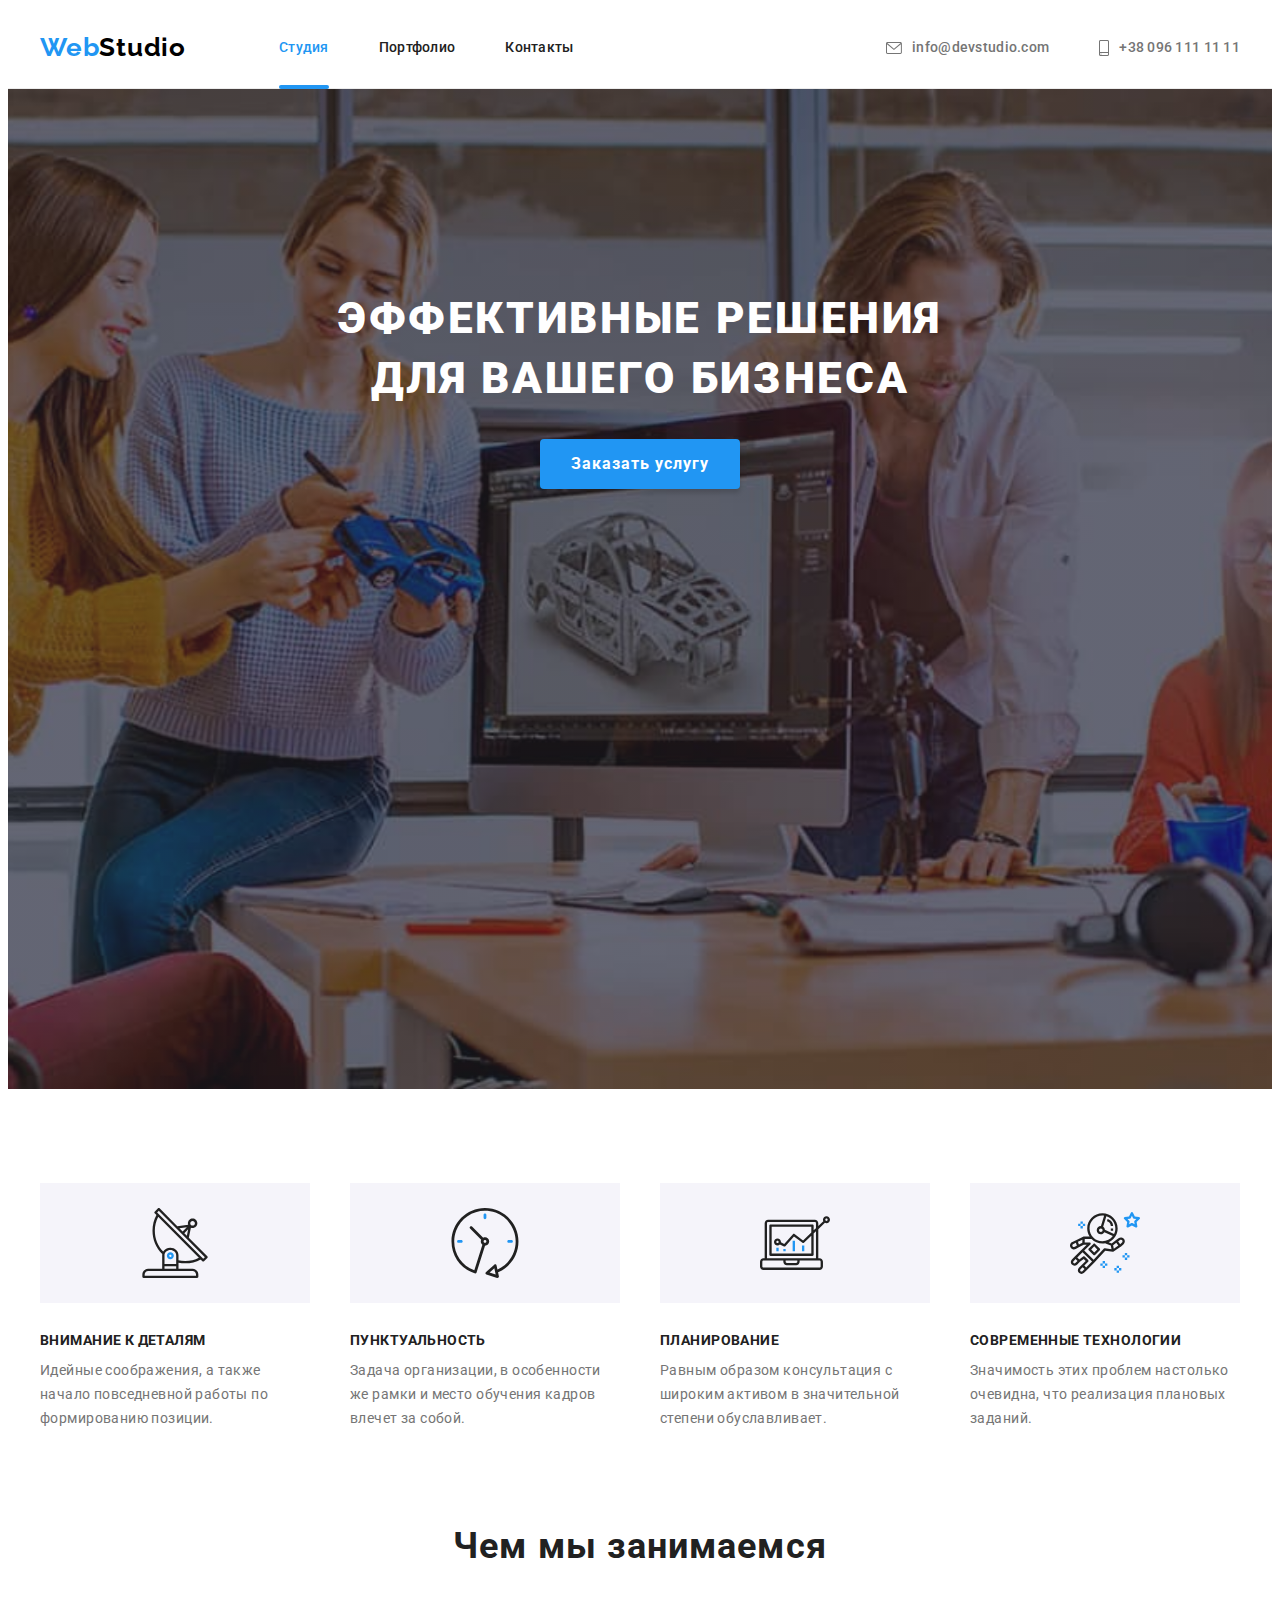
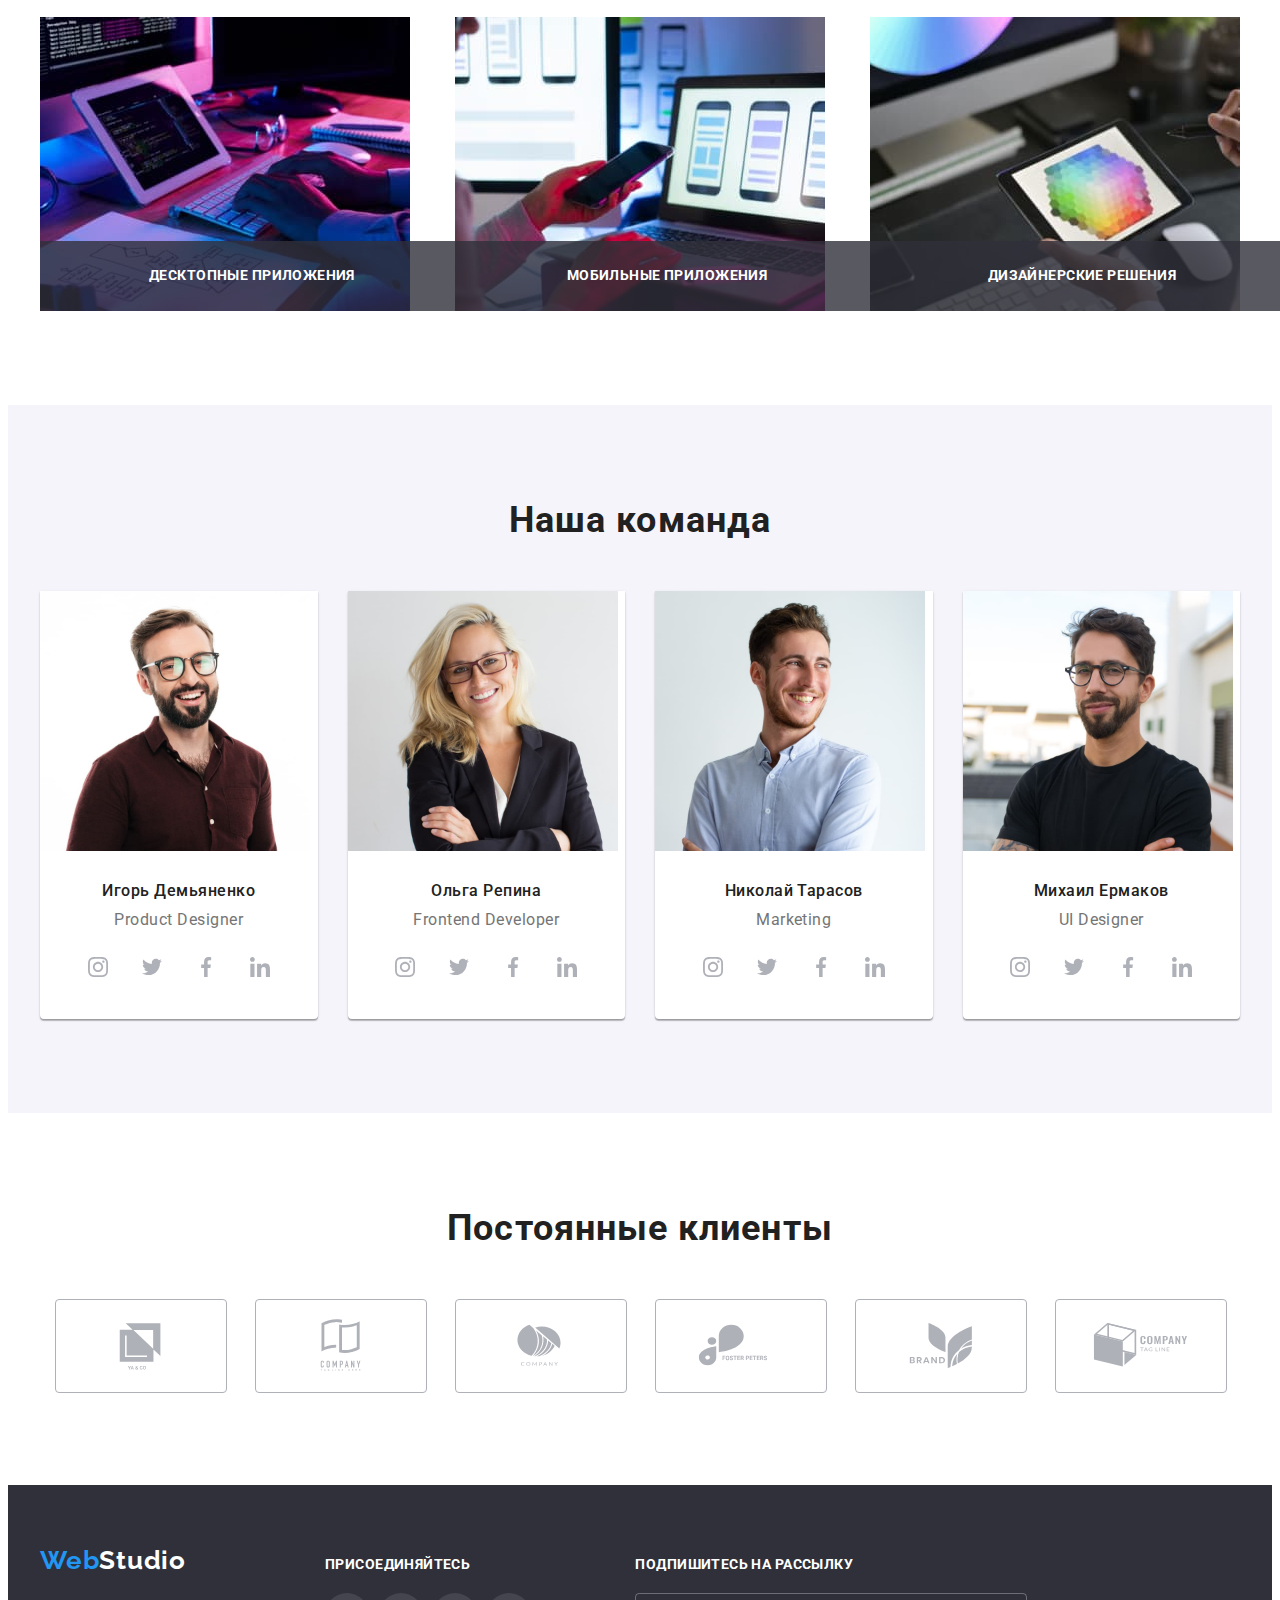
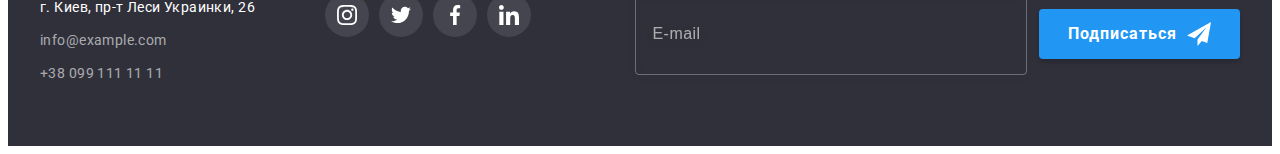
<file: index.html>
<!DOCTYPE html>
<html lang="ru">
<head>
    <meta charset="UTF-8">
    <meta http-equiv="X-UA-Compatible" content="IE=edge">
    <meta name="viewport" content="width=device-width, initial-scale=1.0">
    <title>WebStudio</title>
    <link rel="preconnect" href="https://fonts.googleapis.com">
    <link rel="preconnect" href="https://fonts.gstatic.com" crossorigin>
    <link href="https://fonts.googleapis.com/css2?family=Raleway:wght@700&family=Roboto:wght@400;500;700;900&display=swap" rel="stylesheet">
    <link rel="stylesheet" href="https://cdnjs.cloudflare.com/ajax/libs/modern-normalize/1.1.0/modern-normalize.min.css"
        integrity="sha512-wpPYUAdjBVSE4KJnH1VR1HeZfpl1ub8YT/NKx4PuQ5NmX2tKuGu6U/JRp5y+Y8XG2tV+wKQpNHVUX03MfMFn9Q=="
        crossorigin="anonymous" referrerpolicy="no-referrer" />
    <link rel="stylesheet" href="./css/main.min.css">
</head>
<body>
    <header class="header">
        <div class="container">
            <nav class="nav">
                <a href="" lang="en" class="logo nav__logo link">Web<span class="logo__park-dark">Studio</span></a>
                <ul class="nav__list list">
                    <li class="nav__item"><a href="./index.html" class="nav__link link current">Студия</a></li>
                    <li class="nav__item"><a href="./portfolio.html" class="nav__link link hidden">Портфолио</a></li>
                    <li class="nav__item"><a href="" class="nav__link link hidden">Контакты</a></li>
                </ul>
            </nav>
            <ul class="business-card list">
                <li class="business-card__contact">
                    <a href="mailto:info@devstudio.com" class="business-card__mail link"><svg class="business-card__icon-envelope" width="16" height="12">
                        <use href="./images/icons.svg#icon-envelope"></use>
                    </svg>info@devstudio.com</a>
                </li>
                <li class="business-card__contact">
                    <a href="tel:+380961111111" class="business-card__tel link"><svg class="business-card__icon-smartphone" width="10" height="16">
                        <use href="./images/icons.svg#icon-smartphone"></use>
                    </svg>+38 096 111 11 11</a>  
                </li>
            </ul>
        </div>
    </header>
    <main>
        <section class="hero">
            <div class="container hero__container">
                <h1 class="hero-titel">Эффективные решения для вашего бизнеса</h1>
                <button type="button" class="btn hero__btn" data-modal-open>Заказать услугу</button>
            </div>
        </section>
        <section class="about">
            <div class="container">
                <h2 class="container__titel visually-hidden">Нашы преимущества</h2>
                <ul class="about-list list">
                    <li class="about-list__item">
                        <div class="about-list__wrap">
                            <svg class="about-list__icon" width="70" height="70">
                                <use href="./images/icons.svg#icon-antenna"></use>
                            </svg>
                        </div>
                        <h3 class="about-list__heading">Внимание к деталям</h3>
                        <p class="about-list__text">Идейные соображения, а также начало повседневной работы по формированию
                            позиции.</p>
                    </li>
                    <li class="about-list__item">
                        <div class="about-list__wrap">
                            <svg class="about-list__icon" width="70" height="70">
                                <use href="./images/icons.svg#icon-clock"></use>
                            </svg>
                        </div>
                        <h3 class="about-list__heading">Пунктуальность</h3>
                        <p class="about-list__text">Задача организации, в особенности же рамки и место обучения кадров влечет за
                            собой.</p>
                    </li>
                    <li class="about-list__item">
                        <div class="about-list__wrap">
                            <svg class="about-list__icon" width="70" height="70">
                                <use href="./images/icons.svg#icon-diagram"></use>
                            </svg>
                        </div>
                        <h3 class="about-list__heading">Планирование</h3>
                        <p class="about-list__text">Равным образом консультация с широким активом в значительной степени
                            обуславливает.</p>
                    </li>
                    <li class="about-list__item">
                        <div class="about-list__wrap">
                            <svg class="about-list__icon" width="70" height="70">
                                <use href="./images/icons.svg#icon-astronaut"></use>
                            </svg>
                        </div>
                        <h3 class="about-list__heading">Современные технологии</h3>
                        <p class="about-list__text">Значимость этих проблем настолько очевидна, что реализация плановых заданий.
                        </p>
                    </li>
                </ul>
            </div>
        </section>
        <section class="work">
            <div class="container">
                <h2 class="container__titel">Чем мы занимаемся</h2>
                <ul class="work-list list">
                    <li class="work-list__item">
                        <img src="./images/we-doing-1.jpg" alt="печать кода разработчиком" width="370">
                        <h3 class="work-list__subtitel">Десктопные приложения</h3>
                    </li>
                    <li class="work-list__item">
                        <img src="./images/we-doing-2.jpg" alt="подбор стияля разработчиком" width="370">
                        <h3 class="work-list__subtitel">Мобильные приложения</h3>
                    </li>
                    <li class="work-list__item">
                        <img src="./images/we-doing-3.jpg" alt="цветовая палитра к стилям" width="370">
                        <h3 class="work-list__subtitel">Дизайнерские решения</h3>
                    </li>
                </ul>
            </div>
        </section>
        <section class="team">
            <div class="container">
                <h2 class="container__titel">Наша команда</h2>
                <ul class="team-list list">
                    <li class="team-list__item">
                        <img src="./images/foto-1-id.jpg" alt="фото Игорь Демьяненко" width="270">
                        <div class="team-list__wrap">
                            <h3 class="team-list__heading">Игорь Демьяненко</h3>
                            <p lang="en" class="team-list__text">Product Designer</p>
                            <ul class="team-list__soc-list list socials">
                                <li class="socials__item socials__item--indent">
                                    <a href="" class="socials__link link">
                                        <svg class="socials__icon" width="20" height="20">
                                            <use href="./images/icons.svg#icon-instagram"></use>
                                        </svg>
                                    </a>
                                </li>
                                <li class="socials__item socials__item--indent">
                                    <a href="" class="socials__link link">
                                        <svg class="socials__icon" width="20" height="20">
                                            <use href="./images/icons.svg#icon-twitter"></use>
                                        </svg>
                                    </a>
                                </li>
                                <li class="socials__item socials__item--indent">
                                    <a href="" class="socials__link link">
                                        <svg class="socials__icon" width="20" height="20">
                                            <use href="./images/icons.svg#icon-facebook"></use>
                                        </svg>
                                    </a>
                                </li>
                                <li class="socials__item">
                                    <a href="" class="socials__link link">
                                        <svg class="socials__icon" width="20" height="20">
                                            <use href="./images/icons.svg#icon-linkedin"></use>
                                        </svg>
                                    </a>
                                </li>
                            </ul>
                        </div>
                    </li>
                    <li class="team-list__item">
                        <img src="./images/foto-2-or.jpg" alt="фото Ольга Репина" width="270">
                        <div class="team-list__wrap">
                            <h3 class="team-list__heading">Ольга Репина</h3>
                            <p lang="en" class="team-list__text">Frontend Developer</p>
                            <ul class="team-list__soc-list list socials">
                                <li class="socials__item socials__item--indent">
                                    <a href="" class="socials__link link">
                                        <svg class="socials__icon" width="20" height="20">
                                            <use href="./images/icons.svg#icon-instagram"></use>
                                        </svg>
                                    </a>
                                </li>
                                <li class="socials__item socials__item--indent">
                                    <a href="" class="socials__link link">
                                        <svg class="socials__icon" width="20" height="20">
                                            <use href="./images/icons.svg#icon-twitter"></use>
                                        </svg>
                                    </a>
                                </li>
                                <li class="socials__item socials__item--indent">
                                    <a href="" class="socials__link link">
                                        <svg class="socials__icon" width="20" height="20">
                                            <use href="./images/icons.svg#icon-facebook"></use>
                                        </svg>
                                    </a>
                                </li>
                                <li class="socials__item">
                                    <a href="" class="socials__link link">
                                        <svg class="socials__icon" width="20" height="20">
                                            <use href="./images/icons.svg#icon-linkedin"></use>
                                        </svg>
                                    </a>
                                </li>
                            </ul>
                        </div>
                    </li>
                    <li class="team-list__item">
                        <img src="./images/foto-3-nt.jpg" alt="фото Николай Тарасов" width="270">
                        <div class="team-list__wrap">
                            <h3 class="team-list__heading">Николай Тарасов</h3>
                            <p lang="en" class="team-list__text">Marketing</p>
                            <ul class="team-list__soc-list list socials">
                                <li class="socials__item socials__item--indent">
                                    <a href="" class="socials__link link">
                                        <svg class="socials__icon" width="20" height="20">
                                            <use href="./images/icons.svg#icon-instagram"></use>
                                        </svg>
                                    </a>
                                </li>
                                <li class="socials__item socials__item--indent">
                                    <a href="" class="socials__link link">
                                        <svg class="socials__icon" width="20" height="20">
                                            <use href="./images/icons.svg#icon-twitter"></use>
                                        </svg>
                                    </a>
                                </li>
                                <li class="socials__item socials__item--indent">
                                    <a href="" class="socials__link link">
                                        <svg class="socials__icon" width="20" height="20">
                                            <use href="./images/icons.svg#icon-facebook"></use>
                                        </svg>
                                    </a>
                                </li>
                                <li class="socials__item">
                                    <a href="" class="socials__link link">
                                        <svg class="socials__icon" width="20" height="20">
                                            <use href="./images/icons.svg#icon-linkedin"></use>
                                        </svg>
                                    </a>
                                </li>
                            </ul>
                        </div>
                    </li>
                    <li class="team-list__item">
                        <img src="./images/foto-4-me.jpg" alt="фото Михаил Ермаков" width="270">
                        <div class="team-list__wrap">
                            <h3 class="team-list__heading">Михаил Ермаков</h3>
                            <p lang="en" class="team-list__text">UI Designer</p>
                            <ul class="team-list__soc-list list socials">
                                <li class="socials__item socials__item--indent">
                                    <a href="" class="socials__link link">
                                        <svg class="socials__icon" width="20" height="20">
                                            <use href="./images/icons.svg#icon-instagram"></use>
                                        </svg>
                                    </a>
                                </li>
                                <li class="socials__item socials__item--indent">
                                    <a href="" class="socials__link link">
                                        <svg class="socials__icon" width="20" height="20">
                                            <use href="./images/icons.svg#icon-twitter"></use>
                                        </svg>
                                    </a>
                                </li>
                                <li class="socials__item socials__item--indent">
                                    <a href="" class="socials__link link">
                                        <svg class="socials__icon" width="20" height="20">
                                            <use href="./images/icons.svg#icon-facebook"></use>
                                        </svg>
                                    </a>
                                </li>
                                <li class="socials__item">
                                    <a href="" class="socials__link link">
                                        <svg class="socials__icon" width="20" height="20">
                                            <use href="./images/icons.svg#icon-linkedin"></use>
                                        </svg>
                                    </a>
                                </li>
                            </ul>
                        </div>
                    </li>
                </ul>
            </div>
        </section>
        <section class="client">
            <div class="container">
                <h2 class="container__titel">Постоянные клиенты</h2>
                <ul class="client-list list">
                    <li class="client-list__item">
                        <a href="" class="client-list__link">
                            <svg class="client-list__logo" width="106" height="60">
                                <use href="./images/icons.svg#icon-Logo-1"></use>
                            </svg>
                        </a>
                    </li>
                    <li class="client-list__item">
                        <a href="" class="client-list__link">
                            <svg class="client-list__logo" width="106" height="60">
                                <use href="./images/icons.svg#icon-Logo-2"></use>
                            </svg>
                        </a>
                    </li>
                    <li class="client-list__item">
                        <a href="" class="client-list__link">
                            <svg class="client-list__logo" width="106" height="60">
                                <use href="./images/icons.svg#icon-Logo-3"></use>
                            </svg>
                        </a>
                    </li>
                    <li class="client-list__item">
                        <a href="" class="client-list__link">
                            <svg class="client-list__logo" width="106" height="60">
                                <use href="./images/icons.svg#icon-Logo-4"></use>
                            </svg>
                        </a>
                    </li>
                    <li class="client-list__item">
                        <a href="" class="client-list__link">
                            <svg class="client-list__logo" width="106" height="60">
                                <use href="./images/icons.svg#icon-Logo-5"></use>
                            </svg>
                        </a>
                    </li>
                    <li class="client-list__item">
                        <a href="" class="client-list__link">
                            <svg class="client-list__logo" width="106" height="60">
                                <use href="./images/icons.svg#icon-Logo-6"></use>
                            </svg>
                        </a>
                    </li>
                </ul>
            </div>
        </section>
    </main>
    <footer class="footer">
        <div class="container footer__container">
            <div class="footer-contact">
                <a href="" lang="en" class="logo link">Web<span class="logo__park-light">Studio</span></a>
                <address class="address address--top-indent">
                    <ul class="address__list list">
                        <li class="address__item"><a href="https://goo.gl/maps/3HotEXgrahbwHq118" target="_blank"
                                rel="noopener nofollow noreferrer" class="address__map link">г. Киев, пр-т Леси Украинки,
                                26</a></li>
                        <li class="address__item"><a href="mailto:info@example.com"
                                class="address__mail link">info@example.com</a></li>
                        <li class="address__item"><a href="tel:+380991111111" class="address__tel link">+38 099 111 11 11</a>
                        </li>
                    </ul>
                </address>
            </div>
            <div class="networks">
                <h3 class="footer-titles">Присоединяйтесь</h3>
                <ul class="soccontact networks__soccontact list">
                    <li class="soccontact__item">
                        <a href="" class="soccontact__link">
                            <svg class="soccontact__icon" width="20" height="20">
                                <use href="./images/icons.svg#icon-instagram"></use>
                            </svg>
                        </a>
                    </li>
                    <li class="soccontact__item">
                        <a href="" class="soccontact__link">
                            <svg class="soccontact__icon" width="20" height="20">
                                <use href="./images/icons.svg#icon-twitter"></use>
                            </svg>
                        </a>
                    </li>
                    <li class="soccontact__item">
                        <a href="" class="soccontact__link">
                            <svg class="soccontact__icon" width="20" height="20">
                                <use href="./images/icons.svg#icon-facebook"></use>
                            </svg>
                        </a>
                    </li>
                    <li class="soccontact__item">
                        <a href="" class="soccontact__link">
                            <svg class="soccontact__icon" width="20" height="20">
                                <use href="./images/icons.svg#icon-linkedin"></use>
                            </svg>
                        </a>
                    </li>
                </ul>
            </div>
            <div class="footer-box">
                <b class="footer-titles">Подпишитесь на рассылку</b>
                <form class="footer-form">
                    <input type="text" name="email-for-distribution" id="email-for-distribution" placeholder="E-mail" class="footer-form__input">
                    <button type="submit" class="btn footer-form__btn btn--icon-telegram">Подписаться</button>
                </form>
            </div>
        </div>
    </footer>
    <div class="backdrop is-hidden" data-modal>
        <div class="modal">
            <button type="button" class="modal__close-btn" data-modal-close>
                <svg class="modal__close-icon" width="30" height="30">
                    <use href="./images/icons.svg#icon-close"></use>
                </svg>
            </button>
            <b class="modal__title">Оставьте свои данные, мы вам перезвоним</b>
            <form class="form modal__form">
                <div class="form__filed">
                    <label for="name-date" class="form__label">Имя</label>
                    <div class="form__wrap">
                        <input type="text" name="name-date" id="name-date" class="form__input">
                        <svg class="form__input-icon" width="18" height="18">
                            <use href="./images/icons.svg#icon-person-black"></use>
                        </svg>
                    </div>
                </div>
                <div class="form__filed">
                    <label for="tel-date" class="form__label">Телефон</label>
                    <div class="form__wrap">
                        <input type="tel" name="tel-date" id="tel-date" class="form__input">
                        <svg class="form__input-icon" width="18" height="18">
                            <use href="./images/icons.svg#icon-phone-black"></use>
                        </svg>
                    </div>
                </div>
                <div class="form__filed">
                    <label for="mail-date" class="form__label">Почта</label>
                    <div class="form__wrap">
                        <input type="email" name="mail-date" id="mail-date" class="form__input">
                        <svg class="form__input-icon" width="18" height="18">
                            <use href="./images/icons.svg#icon-email-black"></use>
                        </svg>
                    </div>
                </div>
                <div class="form__filed">
                    <label for="comments" class="form__label">Комментарий</label>
                    <textarea name="comments" id="comments" placeholder="Введите текст" class="form__comments"></textarea>
                </div>
                <div class="checkbox form__checkbox">
                    <input type="checkbox" name="accord" id="accord" class="checkbox__policy visually-hidden">
                    <label for="accord" class="checkbox__label">
                        <span class="checkbox__check-icon">
                            <svg class="checkbox__icon" width="11" height="8">
                                <use href="./images/icons.svg#icon-vector"></use>
                            </svg>
                        </span>
                        <span>Соглашаюсь с рассылкой и принимаю <a href="" target="_blank" rel="noopener nofollow noreferrer"
                            class="checkbox__check-link">Условия договора</a></span> 
                    </label>
                </div>
                <button type="submit" class="btn form__btn">Отправить</button>
            </form>
        </div>
    </div>
    <script src="./js/model.js"></script>
</body>
</html>
</file>
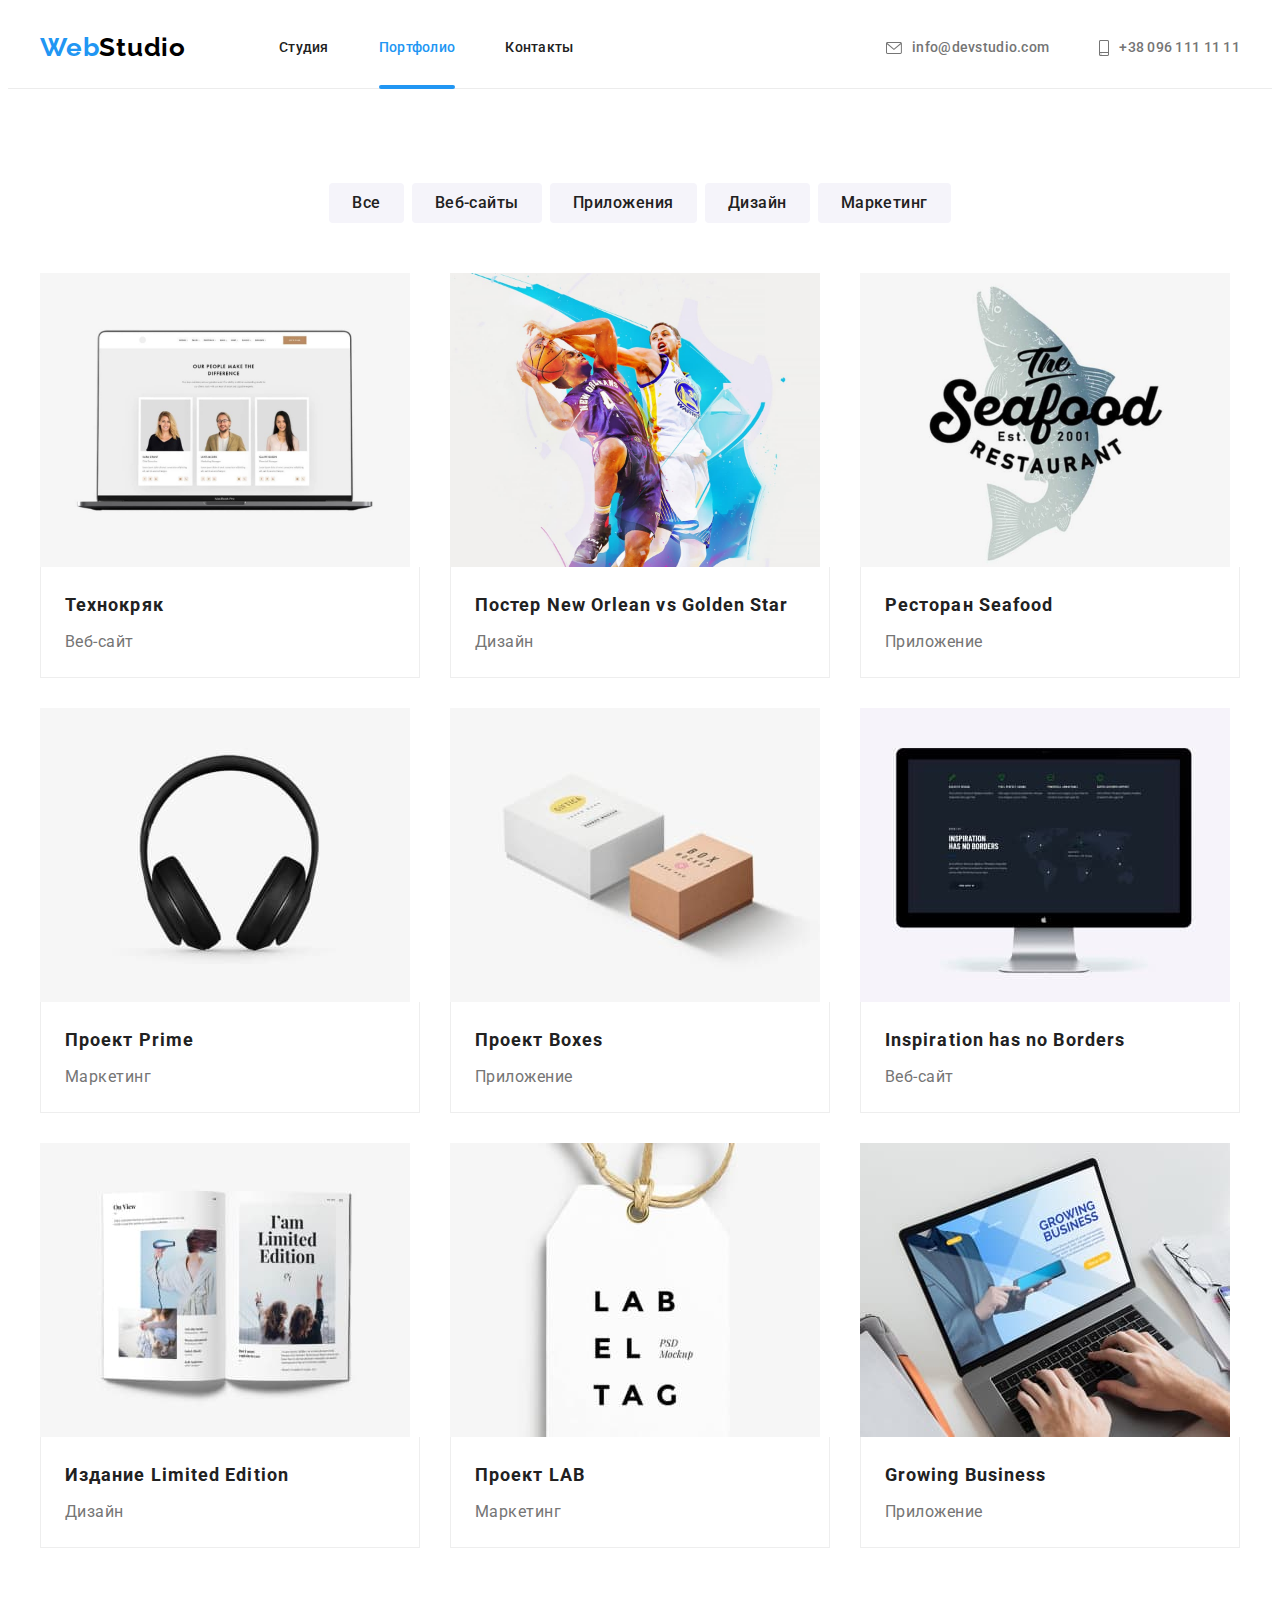
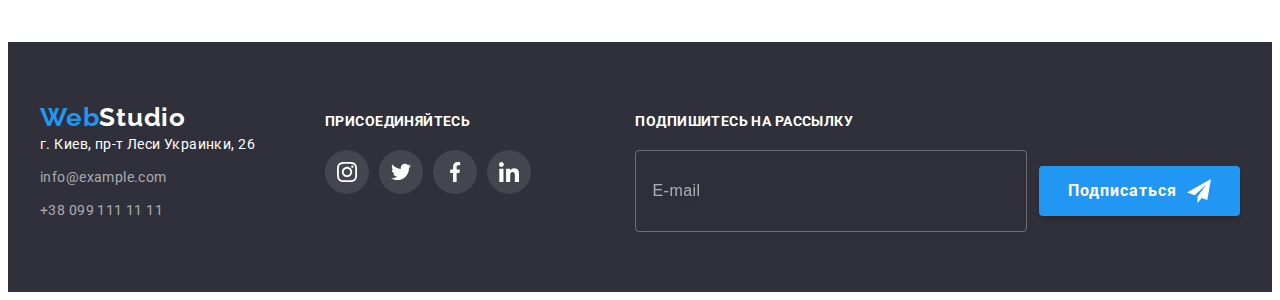
<file: portfolio.html>
<!DOCTYPE html>
<html lang="ru">
<head>
    <meta charset="UTF-8">
    <meta http-equiv="X-UA-Compatible" content="IE=edge">
    <meta name="viewport" content="width=device-width, initial-scale=1.0">
    <title>Portfolio</title>
    <link rel="preconnect" href="https://fonts.googleapis.com">
    <link rel="preconnect" href="https://fonts.gstatic.com" crossorigin>
    <link href="https://fonts.googleapis.com/css2?family=Raleway:wght@700&family=Roboto:wght@400;500;700;900&display=swap" rel="stylesheet">
    <link rel="stylesheet" href="https://cdnjs.cloudflare.com/ajax/libs/modern-normalize/1.1.0/modern-normalize.min.css"
        integrity="sha512-wpPYUAdjBVSE4KJnH1VR1HeZfpl1ub8YT/NKx4PuQ5NmX2tKuGu6U/JRp5y+Y8XG2tV+wKQpNHVUX03MfMFn9Q=="
        crossorigin="anonymous" referrerpolicy="no-referrer" />
    <link rel="stylesheet" href="./css/main.min.css">
</head>
<body>
    <header class="header">
        <div class="container">
            <nav class="nav">
                <a href="" lang="en" class="logo nav__logo link">Web<span class="logo__park-dark">Studio</span></a>
                <ul class="nav__list list">
                    <li class="nav__item"><a href="./index.html" class="nav__link link hidden">Студия</a></li>
                    <li class="nav__item"><a href="./portfolio.html" class="nav__link link current">Портфолио</a></li>
                    <li class="nav__item"><a href="" class="nav__link link hidden">Контакты</a></li>
                </ul>
            </nav>
            <ul class="business-card list">
                <li class="business-card__contact">
                    <a href="mailto:info@devstudio.com" class="business-card__mail link"><svg
                            class="business-card__icon-envelope" width="16" height="12">
                            <use href="./images/icons.svg#icon-envelope"></use>
                        </svg>info@devstudio.com</a>
                </li>
                <li class="business-card__contact">
                    <a href="tel:+380961111111" class="business-card__tel link"><svg class="business-card__icon-smartphone"
                            width="10" height="16">
                            <use href="./images/icons.svg#icon-smartphone"></use>
                        </svg>+38 096 111 11 11</a>
                </li>
            </ul>
        </div>
    </header>
    <main>
        <section class="portfolio">
            <div class="container">
                <h1 class="container__titel visually-hidden">Портфолио</h1>
                <ul class="filter list">
                    <li class="filter__item"><button type="button" class="filter__btn">Все</button></li>
                    <li class="filter__item"><button type="button" class="filter__btn">Веб-сайты</button></li>
                    <li class="filter__item"><button type="button" class="filter__btn">Приложения</button></li>
                    <li class="filter__item"><button type="button" class="filter__btn">Дизайн</button></li>
                    <li class="filter__item"><button type="button" class="filter__btn">Маркетинг</button></li>
                </ul>
                <ul class="job list">
                    <li class="examples job__item">
                        <a href="" class="examples__link link">
                            <div class="examples__top-wrap">
                                <img src="./images/portfolio-1.jpg" alt="Карточки сотрудников компании" width="370">
                                <p class="examples__text">Ресурс предлагает комплексные предложения с разным уровнем функционала и сервисов. Все это
                                    позволит посетителю получить исчерпывающие сведения о компании или частном лице.</p>
                            </div>
                            <div class="examples__botton-wrap">
                                <h2 class="examples__heading">Технокряк</h2>
                                <p class="examples__par">Веб-сайт</p>
                            </div>
                        </a>
                    </li>
                    <li class="examples job__item">
                        <a href="" class="examples__link link">
                            <div class="examples__top-wrap">
                                <img src="./images/portfolio-2.jpg" alt="В прижке два баскедболиста с мячом" width="370">
                                <p class="examples__text">Ресурс предлагает комплексные предложения с разным уровнем функционала и сервисов. Все это
                                    позволит посетителю получить исчерпывающие сведения о компании или частном лице.</p>
                            </div>
                            <div class="examples__botton-wrap">
                                <h2 class="examples__heading">Постер <span lang="en">New Orlean vs Golden Star</span></h2>
                                <p class="examples__par">Дизайн</p>
                            </div>
                        </a>
                    <li class="examples job__item">
                        <a href="" class="examples__link link">
                            <div class="examples__top-wrap">
                                <img src="./images/portfolio-3.jpg" alt="Логотип в виде рыбы" width="370">
                                <p class="examples__text">Ресурс предлагает комплексные предложения с разным уровнем функционала и сервисов. Все это
                                    позволит посетителю получить исчерпывающие сведения о компании или частном лице.</p>
                            </div>
                            <div class="examples__botton-wrap">
                                <h2 class="examples__heading">Ресторан <span lang="en">Seafood</span></h2>
                                <p class="examples__par">Приложение</p>
                            </div>
                        </a>
                    </li>
                    <li class="examples job__item">
                        <a href="" class="examples__link link">
                            <div class="examples__top-wrap">
                                <img src="./images/portfolio-4.jpg" alt="Наушники" width="370">
                                <p class="examples__text">Ресурс предлагает комплексные предложения с разным уровнем функционала и сервисов. Все это
                                    позволит посетителю получить исчерпывающие сведения о компании или частном лице.</p>
                            </div>
                            <div class="examples__botton-wrap">
                                <h2 class="examples__heading">Проект <span lang="en">Prime</span></h2>
                                <p class="examples__par">Маркетинг</p>
                            </div>
                        </a>
                    </li>
                    <li class="examples job__item">
                        <a href="" class="examples__link link">
                            <div class="examples__top-wrap">
                                <img src="./images/portfolio-5.jpg" alt="Две коробки" width="370">
                                <p class="examples__text">Ресурс предлагает комплексные предложения с разным уровнем функционала и сервисов. Все это
                                    позволит посетителю получить исчерпывающие сведения о компании или частном лице.</p>
                            </div>
                            <div class="examples__botton-wrap">
                                <h2 class="examples__heading">Проект <span lang="en">Boxes</span></h2>
                                <p class="examples__par">Приложение</p>
                            </div>
                        </a>
                    </li>
                    <li class="examples job__item">
                        <a href="" class="examples__link link">
                            <div class="examples__top-wrap">
                                <img src="./images/portfolio-6.jpg" alt="В мониторе страница сайта" width="370">
                                <p class="examples__text">Ресурс предлагает комплексные предложения с разным уровнем функционала и сервисов. Все это
                                    позволит посетителю получить исчерпывающие сведения о компании или частном лице.</p>
                            </div> 
                            <div class="examples__botton-wrap">
                                <h2 lang="en" class="examples__heading">Inspiration has no Borders</h2>
                                <p class="examples__par">Веб-сайт</p>
                            </div>
                        </a>
                    </li>
                    <li class="examples job__item">
                        <a href="" class="examples__link link">
                            <div class="examples__top-wrap">
                                <img src="./images/portfolio-7.jpg" alt="Иллюстрация журнала" width="370">
                                <p class="examples__text">Ресурс предлагает комплексные предложения с разным уровнем функционала и сервисов. Все это
                                    позволит посетителю получить исчерпывающие сведения о компании или частном лице.</p>
                            </div> 
                            <div class="examples__botton-wrap">
                                <h2 class="examples__heading">Издание <span>Limited Edition</span></h2>
                                <p class="examples__par">Дизайн</p>
                            </div>
                        </a>
                    </li>
                    <li class="examples job__item">
                        <a href="" class="examples__link link">
                            <div class="examples__top-wrap">
                                <img src="./images/portfolio-8.jpg" alt="Картонная бирка в виде ценника" width="370">
                                <p class="examples__text">Ресурс предлагает комплексные предложения с разным уровнем функционала и сервисов. Все это
                                    позволит посетителю получить исчерпывающие сведения о компании или частном лице.</p>
                            </div>
                            <div class="examples__botton-wrap">
                                <h2 class="examples__heading">Проект <span>LAB</span></h2>
                                <p class="examples__par">Маркетинг</p>
                            </div>
                        </a>
                    </li>
                    <li class="examples job__item">
                        <a href="" class="examples__link link">
                            <div class="examples__top-wrap">
                                <img src="./images/portfolio-9.jpg" alt="Отрытый лептоп в процеессе работы" width="370">
                                <p class="examples__text">Ресурс предлагает комплексные предложения с разным уровнем функционала и сервисов. Все это
                                    позволит посетителю получить исчерпывающие сведения о компании или частном лице.</p>
                            </div>
                            <div class="examples__botton-wrap">
                                <h2 lang="en" class="examples__heading">Growing Business</h2>
                                <p class="examples__par">Приложение</p>
                            </div>
                        </a>
                    </li>
                </ul>
            </div>
        </section>
    </main>
    <footer class="footer">
        <div class="container footer__container">
            <div class="footer-contact">
                <a href="" lang="en" class="logo link">Web<span class="logo__park-light">Studio</span></a>
                <address class="address">
                    <ul class="address__list list">
                        <li class="address__item"><a href="https://goo.gl/maps/3HotEXgrahbwHq118" target="_blank"
                                rel="noopener nofollow noreferrer" class="address__map link">г. Киев, пр-т Леси Украинки,
                                26</a></li>
                        <li class="address__item"><a href="mailto:info@example.com"
                                class="address__mail link">info@example.com</a></li>
                        <li class="address__item"><a href="tel:+380991111111" class="address__tel link">+38 099 111 11
                                11</a>
                        </li>
                    </ul>
                </address>
            </div>
            <div class="networks">
                <h3 class="footer-titles">Присоединяйтесь</h3>
                <ul class="soccontact networks__soccontact list">
                    <li class="soccontact__item">
                        <a href="" class="soccontact__link">
                            <svg class="soccontact__icon" width="20" height="20">
                                <use href="./images/icons.svg#icon-instagram"></use>
                            </svg>
                        </a>
                    </li>
                    <li class="soccontact__item">
                        <a href="" class="soccontact__link">
                            <svg class="soccontact__icon" width="20" height="20">
                                <use href="./images/icons.svg#icon-twitter"></use>
                            </svg>
                        </a>
                    </li>
                    <li class="soccontact__item">
                        <a href="" class="soccontact__link">
                            <svg class="soccontact__icon" width="20" height="20">
                                <use href="./images/icons.svg#icon-facebook"></use>
                            </svg>
                        </a>
                    </li>
                    <li class="soccontact__item">
                        <a href="" class="soccontact__link">
                            <svg class="soccontact__icon" width="20" height="20">
                                <use href="./images/icons.svg#icon-linkedin"></use>
                            </svg>
                        </a>
                    </li>
                </ul>
            </div>
            <div class="footer-box">
                <b class="footer-titles">Подпишитесь на рассылку</b>
                <form class="footer-form">
                    <input type="text" name="email-for-distribution" id="email-for-distribution" placeholder="E-mail"
                        class="footer-form__input">
                    <button type="submit" class="btn footer-form__btn btn--icon-telegram">Подписаться</button>
                </form>
            </div>
        </div>
    </footer>
</body>
</html>
</file>
<file: css/main.min.css>
:root{--basic-text-color: #212121;--text-color: #757575;--accent-color: #2196F3;--text-on-dark-background: #FFFFFF;--first-background-color: #FFFFFF;--second-background-color: #2F303A;--third-background-color: #F5F4FA;--background-button: #F5F4FA;--basic-socicon-color: #AFB1B8}p,h1,h2,h3,h4,h5,h6{margin:0%}ul,ol{margin:0%;padding-left:0%}.container{width:1200px;margin:0 auto;padding-left:15px;padding-right:15px}body{font-family:"Roboto",sans-serif;color:var(--basic-text-color)}.list{list-style:none}.link{text-decoration:none}.link.current{color:var(--accent-color)}.link.hidden::after{content:"";position:absolute;left:0;bottom:-1px;display:block;width:100%;height:4px;border-radius:2px;background-color:var(--accent-color);opacity:0;transform:scaleX(0);transition:opacity 250ms cubic-bezier(0.4, 0, 0.2, 1),transform 250ms cubic-bezier(0.4, 0, 0.2, 1)}.link.current::after{content:"";position:absolute;left:0;bottom:-1px;display:block;width:100%;height:4px;border-radius:2px;background-color:var(--accent-color)}img{display:block}.visually-hidden{position:absolute;width:1px;height:1px;margin:-1px;border:0;padding:0;white-space:nowrap;clip-path:inset(100%);clip:rect(0 0 0 0);overflow:hidden}.logo{font-family:"Raleway",sans-serif;font-weight:700;font-size:26px;line-height:1.2;letter-spacing:.03em;color:var(--accent-color)}.logo__park-dark{color:#000}.logo__park-light{color:#fff}.btn{display:flex;min-width:200px;height:50px;border-radius:4px;border:1px solid rgba(0,0,0,0);padding:10px 28px;align-items:center;justify-content:center;box-shadow:0px 4px 4px rgba(0,0,0,.15);background-color:var(--accent-color);transition:background-color 250ms cubic-bezier(0.4, 0, 0.2, 1);font-family:inherit;font-weight:700;font-size:16px;line-height:1.88;letter-spacing:.06em;color:var(--text-on-dark-background);cursor:pointer}.btn:hover,.btn:focus{background-color:#188ce8}.btn--icon-telegram::after{display:inline-block;content:"";width:24px;height:24px;margin-left:10px;background-image:url(../images/send.svg);background-size:contain;background-repeat:no-repeat}.container__titel{font-weight:700;font-size:36px;line-height:1.17;text-align:center;letter-spacing:.03em}.address{font-style:normal}.address__item:not(:first-child){margin-top:9px}.address__map{font-family:inherit;font-size:14px;line-height:1.71;letter-spacing:.03em;color:var(--text-on-dark-background);transition:color 250ms cubic-bezier(0.4, 0, 0.2, 1)}.address__map:hover,.address__map:focus{color:var(--accent-color)}.address--top-indent{margin-top:20px}.address__mail,.address__tel{font-size:14px;line-height:1.71;letter-spacing:.03em;color:rgba(255,255,255,.6);transition:color 250ms cubic-bezier(0.4, 0, 0.2, 1)}.address__mail:hover,.address__mail:focus,.address__tel:hover,.address__tel:focus{color:var(--accent-color)}.backdrop{position:fixed;top:0;left:0;width:100%;height:100%;background-color:rgba(0,0,0,.2);transition:opacity 250ms cubic-bezier(0.4, 0, 0.2, 1),visibility 250ms cubic-bezier(0.4, 0, 0.2, 1)}.backdrop.is-hidden{visibility:hidden;opacity:0;pointer-events:none}.backdrop.is-hidden .modal{transform:translate(-50%, -50%) scale(1.1)}.modal{position:absolute;top:50%;left:50%;padding:40px;transform:translate(-50%, -50%) scale(1);transition:transform 250ms cubic-bezier(0.4, 0, 0.2, 1);width:528px;min-height:581px;border-radius:4px;background-color:var(--first-background-color)}.modal__close-btn{position:absolute;top:8px;right:8px;display:flex;width:30px;height:30px;padding:0;justify-content:center;align-items:center;border-radius:50%;border:1px solid rgba(0,0,0,.1);background-color:rgba(0,0,0,0);cursor:pointer;color:#000;transition:color 250ms cubic-bezier(0.4, 0, 0.2, 1)}.modal__close-btn:hover,.modal__close-btn:focus{color:var(--accent-color)}.modal__close-icon{width:18px;height:18px;fill:currentColor}.modal__title{display:block;font-weight:700;font-size:20px;line-height:1.15;letter-spacing:.03em;text-align:center}.modal__form{margin-top:12px}.form{width:448px;height:342px}.form__filed{display:flex;flex-direction:column;margin-top:10px}.form__filed:first-child{margin-top:0px}.form__label{font-size:12px;line-height:1.17;letter-spacing:.01em;color:var(--text-color)}.form__wrap{position:relative}.form__input{width:100%;height:40px;margin-top:4px;padding:11px 11px 11px 41px;border:1px solid rgba(33,33,33,.2);border-radius:4px;outline:none;cursor:pointer;transition:border-color 250ms cubic-bezier(0.4, 0, 0.2, 1)}.form__input:focus{border-color:var(--accent-color)}.form__input-icon{position:absolute;left:12px;bottom:calc(50% - 2px);transform:translateY(50%);transition:fill 250ms cubic-bezier(0.4, 0, 0.2, 1)}.form__input:focus+.form__input-icon{fill:var(--accent-color)}.form__checkbox{margin-top:20px}.form__btn{margin-top:30px;margin-left:auto;margin-right:auto}.form__comments{width:100%;height:120px;border:1px solid rgba(33,33,33,.2);border-radius:4px;margin-top:4px;padding:12px 16px;resize:none;cursor:pointer;outline:none;transition:border-color 250ms cubic-bezier(0.4, 0, 0.2, 1)}.form__comments:focus{border-color:var(--accent-color)}.form__comments::placeholder{font-size:14px;line-height:1.14;letter-spacing:.01em;color:rgba(117,117,117,.5)}.checkbox{display:flex;align-items:center;justify-content:center}.checkbox__label{display:flex;align-items:center;font-size:14px;line-height:1.71;letter-spacing:.03em;color:var(--text-color)}.checkbox__check-icon{display:flex;width:16px;height:15px;border:2px solid #212121;border-radius:2px;background-origin:border-box;justify-content:center;align-items:center;margin-right:7px;transition:background-color 250ms cubic-bezier(0.4, 0, 0.2, 1),border-color 250ms cubic-bezier(0.4, 0, 0.2, 1)}.checkbox__policy:checked+.checkbox__label .checkbox__check-icon{border-color:var(--accent-color);background-color:var(--accent-color)}.checkbox__check-link{color:var(--accent-color)}.checkbox__icon{fill:rgba(0,0,0,0)}.checkbox__policy:checked+.checkbox__label .checkbox__icon{fill:#eee}.examples{cursor:pointer;width:calc((100% - 60px)/3)}.examples__link{display:block;transition:box-shadow 1000ms cubic-bezier(0.4, 0, 0.2, 1)}.examples__link:hover,.examples__link:focus{box-shadow:0px 1px 1px rgba(0,0,0,.12),0px 4px 4px rgba(0,0,0,.06),1px 4px 6px rgba(0,0,0,.16)}.examples__top-wrap{position:relative;overflow:hidden}.examples__text{position:absolute;top:0;left:0;font-weight:400;font-size:18px;line-height:1.56;letter-spacing:.03em;color:#fff;background-color:rgba(33,150,243,.9);height:100%;padding:63px 24px;transform:translateY(101%);transition:transform 250ms cubic-bezier(0.4, 0, 0.2, 1)}.examples__link:hover .examples__text,.examples__link:focus .examples__text{transform:translateY(0)}.examples__botton-wrap{padding:20px 24px;border-right:1px solid #eee;border-bottom:1px solid #eee;border-left:1px solid #eee}.examples__heading{font-weight:700;font-size:18px;line-height:2;letter-spacing:.06em;color:var(--basic-text-color)}.examples__par{margin-top:4px;font-size:16px;line-height:1.88;letter-spacing:.03em;color:var(--text-color)}.header{background-color:var(--first-background-color);border-bottom:1px solid #ececec}.header .container{display:flex;align-items:center}.nav{display:flex;align-items:center}.nav__list{display:flex}.nav__logo{margin-right:93px}.nav__item:not(:last-child){margin-right:50px}.nav__link{position:relative;padding-top:32px;padding-bottom:32px;display:block;font-weight:500;font-size:14px;line-height:1.14;letter-spacing:.02em;color:var(--basic-text-color);transition:color 250ms cubic-bezier(0.4, 0, 0.2, 1)}.nav__link:hover,.nav__link:focus{color:var(--accent-color)}.nav__link:hover.link.hidden::after,.nav__link:focus.link.hidden::after{opacity:1;transform:scaleX(1)}.business-card{display:flex;margin-left:auto}.business-card__contact:not(:last-child){margin-right:50px}.business-card__icon-envelope{width:16px;height:12px;margin-right:10px;fill:currentColor}.business-card__icon-smartphone{width:10px;height:16px;margin-right:10px;fill:currentColor}.business-card__mail,.business-card__tel{display:flex;align-items:center;padding-top:32px;padding-bottom:32px;font-weight:500;font-size:14px;line-height:1.14;letter-spacing:.02em;color:var(--text-color);transition:color 250ms cubic-bezier(0.4, 0, 0.2, 1)}.business-card__mail:hover,.business-card__mail:focus,.business-card__tel:hover,.business-card__tel:focus{color:var(--accent-color)}.hero{max-width:1600px;height:600px;padding:200px 0px;margin:0 auto;background-image:linear-gradient(rgba(47, 48, 58, 0.4), rgba(47, 48, 58, 0.4)),url(../images/background-hero.jpg);background-size:cover;background-position:center;background-repeat:no-repeat;background-color:#c4c4c4}.hero__container{text-align:center}.hero__btn{margin-top:30px;margin-left:auto;margin-right:auto}.hero-titel{max-width:696px;margin:0px auto;font-weight:900;font-size:44px;line-height:1.36;letter-spacing:.06em;text-transform:uppercase;color:var(--text-on-dark-background)}.about{padding-top:94px;padding-bottom:47px}.about-list{display:flex;justify-content:space-between}.about-list__item{max-width:270px}.about-list__wrap{display:flex;height:120px;background-color:var(--background-button);justify-content:center;align-items:center}.about-list__heading{margin-top:30px;font-weight:700;font-size:14px;line-height:1.14;letter-spacing:.03em;text-transform:uppercase}.about-list__text{margin-top:10px;font-size:14px;line-height:1.71;letter-spacing:.03em;color:var(--text-color)}.work{padding-top:47px;padding-bottom:94px}.work-list{margin-top:50px;display:flex;justify-content:space-between}.work-list__item{position:relative}.work-list__subtitel{position:absolute;left:0;bottom:0;font-weight:700;font-size:14px;line-height:1.14;text-align:center;letter-spacing:.03em;text-transform:uppercase;color:var(--first-background-color);background-color:rgba(47,48,58,.8);display:block;width:100%;padding:27px}.team{padding-top:94px;padding-bottom:94px;background-color:var(--third-background-color)}.team-list{display:flex;margin-top:50px}.team-list__item{width:calc((100% - 90px)/4);margin-right:30px;background-color:var(--first-background-color);border-radius:0px 0px 4px 4px;box-shadow:0px 1px 3px rgba(0,0,0,.12),0px 1px 1px rgba(0,0,0,.14),0px 2px 1px rgba(0,0,0,.2)}.team-list__item:last-child{margin-right:0px}.team-list__wrap{padding-top:30px;padding-bottom:30px;text-align:center}.team-list__heading{font-weight:500;font-size:16px;line-height:1.19;letter-spacing:.03em}.team-list__text{margin-top:10px;font-size:16px;line-height:1.19;letter-spacing:.03em;color:var(--text-color)}.team-list__soc-list{margin-top:16px}.socials{display:flex;justify-content:center}.socials__item{width:44px;height:44px}.socials__item--indent{margin-right:10px}.socials__link{width:100%;height:100%;display:flex;border-radius:50%;align-items:center;justify-content:center;color:var(--basic-socicon-color);transition:color 250ms cubic-bezier(0.4, 0, 0.2, 1),background 250ms cubic-bezier(0.4, 0, 0.2, 1)}.socials__link:hover,.socials__link:focus{background-color:var(--accent-color);color:#fff}.socials__icon{fill:currentColor}.client{padding-top:94px;padding-bottom:94px}.client-list{display:flex;margin-top:50px;justify-content:center}.client-list__item{width:170px;height:92px}.client-list__item:not(:first-child){margin-left:30px}.client-list__link{display:flex;width:100%;height:100%;justify-content:center;align-items:center;color:var(--basic-socicon-color);border-radius:4px;border:1px solid #afb1b8;transition:color 250ms cubic-bezier(0.4, 0, 0.2, 1),border 250ms cubic-bezier(0.4, 0, 0.2, 1)}.client-list__link:hover,.client-list__link :focus{color:var(--accent-color);border:1px solid var(--accent-color)}.client-list__logo{fill:currentColor}.footer{background-color:var(--second-background-color);padding-top:60px;padding-bottom:60px}.footer__container{display:flex;align-items:baseline}.networks{margin-left:70px;width:206px}.networks__soccontact{margin-top:20px}.footer-titles{font-weight:700;font-size:14px;line-height:1.14;letter-spacing:.03em;text-transform:uppercase;color:var(--first-background-color)}.soccontact{display:flex;justify-content:space-between}.soccontact__item{width:44px;height:44px}.soccontact__link{display:flex;width:100%;height:100%;border-radius:50%;background-color:rgba(255,255,255,.1);justify-content:center;align-items:center;transition:background 250ms cubic-bezier(0.4, 0, 0.2, 1)}.soccontact__link:hover,.soccontact__link :focus{background-color:var(--accent-color)}.soccontact__icon{fill:#fff}.footer-box{margin-left:auto;margin-right:0}.footer-form{display:flex;margin-top:20px;align-items:center}.footer-form__input{width:358px;height:50px;border:1px solid rgba(255,255,255,.3);border-radius:4px;padding:15px 16px;filter:drop-shadow(0px 4px 4px rgba(0, 0, 0, 0.15));background-color:rgba(0,0,0,0);color:var(--text-on-dark-background)}.footer-form__input::placeholder{font-size:16px;line-height:1.25;align-items:center;letter-spacing:.03em;color:rgba(255,255,255,.6)}.footer-form__btn{margin-left:12px}.portfolio{padding-top:94px;padding-bottom:94px}.filter{display:flex;justify-content:center}.filter__item:not(:first-child){margin-left:8px}.filter__btn{display:inline-block;min-width:73px;border-radius:4px;border:1px solid rgba(0,0,0,0);padding:6px 22px;font-family:inherit;font-style:normal;font-weight:500;font-size:16px;line-height:1.62;text-align:center;letter-spacing:.03em;color:var(--basic-text-color);background-color:var(--background-button);cursor:pointer;transition:color 250ms cubic-bezier(0.4, 0, 0.2, 1),background 250ms cubic-bezier(0.4, 0, 0.2, 1),box-shadow 250ms cubic-bezier(0.4, 0, 0.2, 1)}.filter__btn:hover,.filter__btn:focus,.filter__btn:active{color:var(--text-on-dark-background);background-color:var(--accent-color);box-shadow:0px 3px 1px rgba(0,0,0,.1),0px 1px 2px rgba(0,0,0,.08),0px 2px 2px rgba(0,0,0,.12)}.job{display:flex;flex-wrap:wrap;margin-top:50px}.job__item:not(:nth-child(3n)){margin-right:30px}.job__item:not(:nth-child(-n+3)){margin-top:30px}/*# sourceMappingURL=main.min.css.map */
</file>
